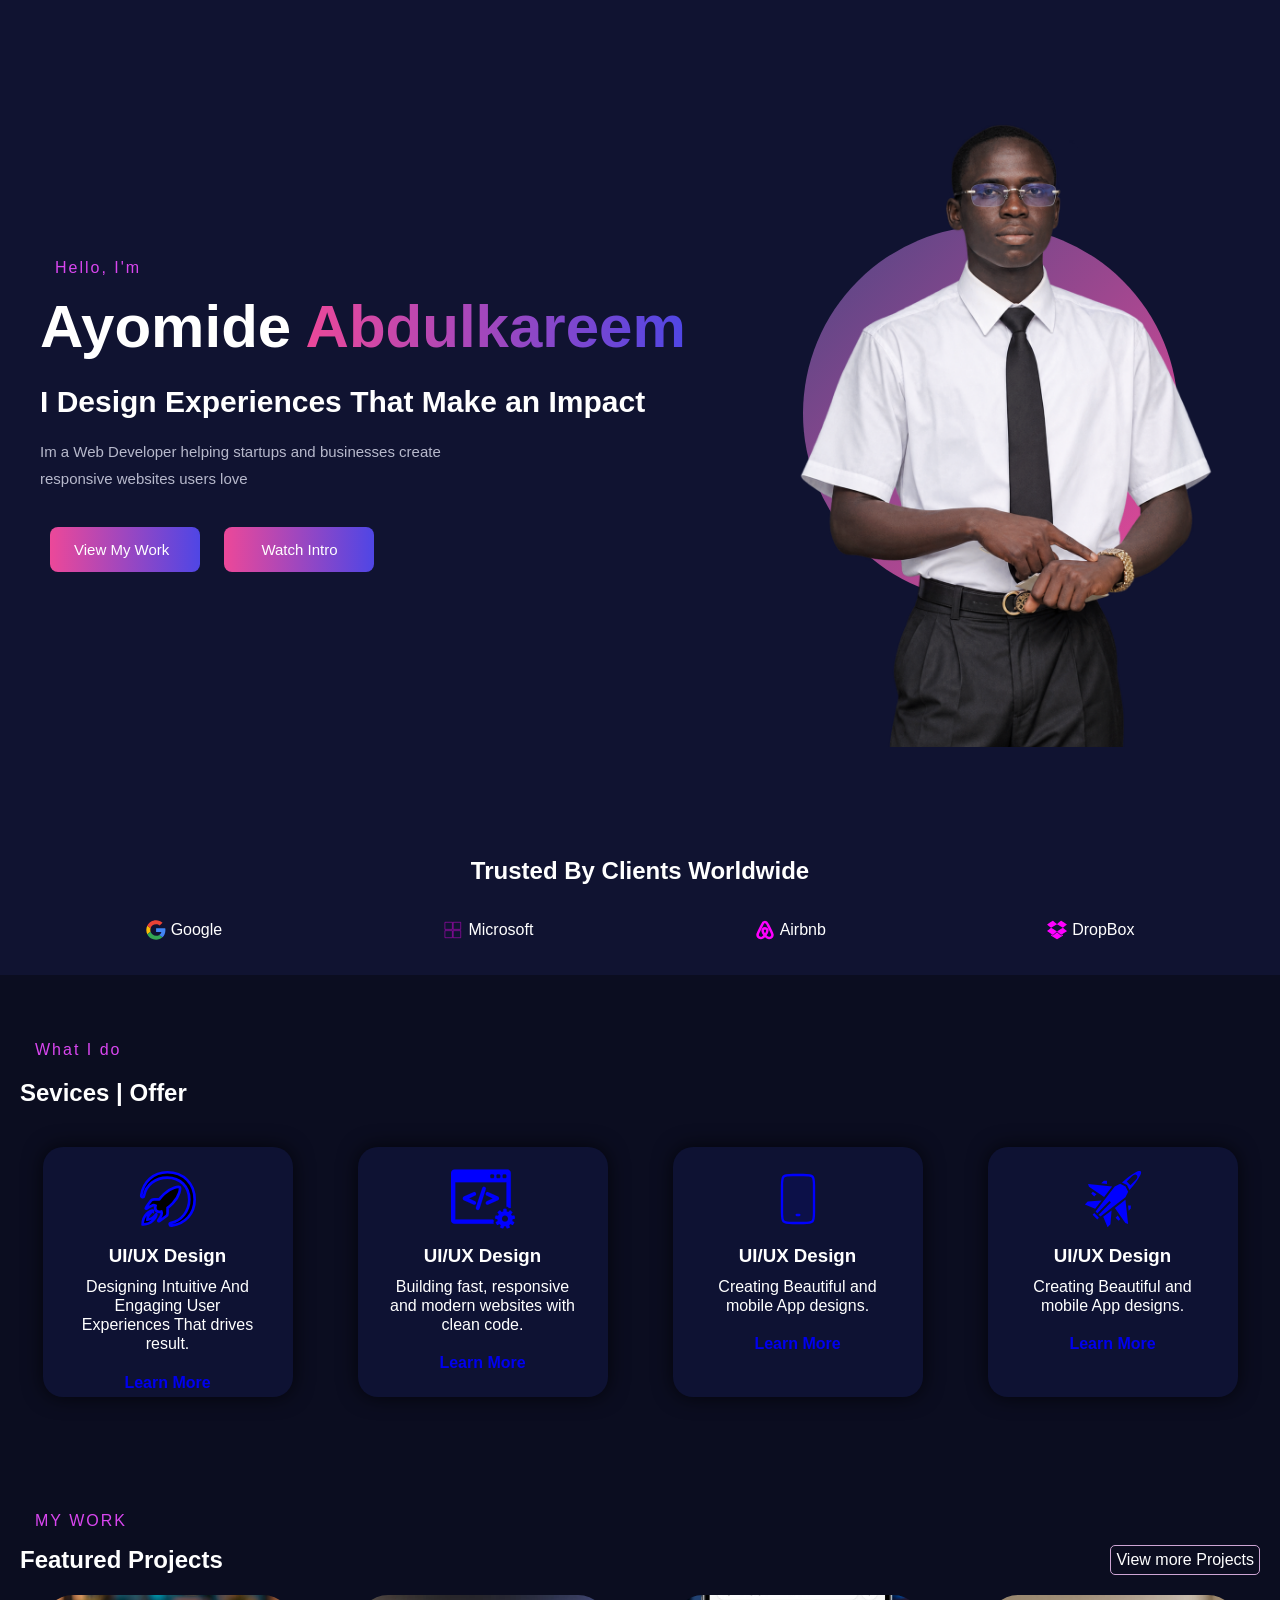
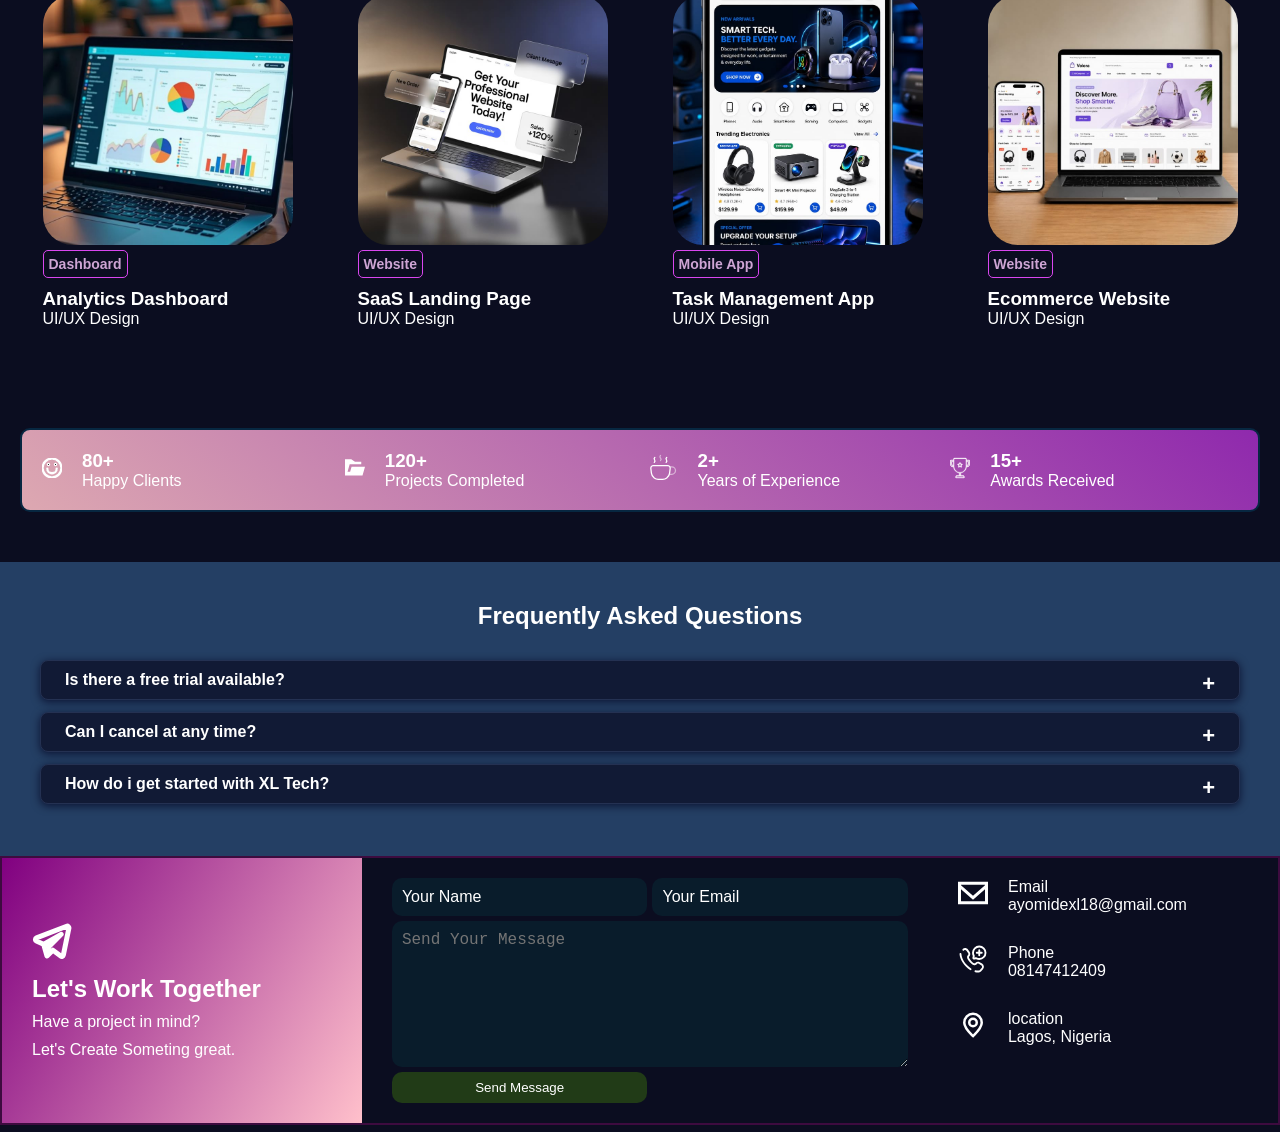
<file: practice website 1/index.html>
<!DOCTYPE html>
<html lang="en">
<head>
    <meta charset="UTF-8">
    <meta name="viewport" content="width=device-width, initial-scale=1.0">
    <title>practice 1</title>
    <link rel="stylesheet" href="./style.css">
</head>
<body>

    <section class="hero">
    <div class="header">
            <p class="intro">Hello, I'm</p>
        <h1>Ayomide <span>Abdulkareem</span></h1>
        <h2>I Design Experiences That Make an Impact </h2>
        <p class="description">Im a Web Developer helping startups and businesses create 
            responsive websites users love </p>

        <a href="#" class="button">View My Work</a>
        <button class="button">Watch Intro</button>
    </div>

    <div class="hero-image">
        <div class="circle"></div>
        <img src="./ayomide1.png" alt="boy">
    </div>
    </section>

        <div class="below">
        <h2>Trusted By Clients Worldwide</h2>

        <div class="clients">
            <div class="client"><svg width="20px" height="20px" viewBox="-0.5 0 48 48" version="1.1" xmlns="http://www.w3.org/2000/svg" xmlns:xlink="http://www.w3.org/1999/xlink" fill="#000000"><g id="SVGRepo_bgCarrier" stroke-width="0"></g><g id="SVGRepo_tracerCarrier" stroke-linecap="round" stroke-linejoin="round"></g><g id="SVGRepo_iconCarrier"> <title>Google-color</title> <desc>Created with Sketch.</desc> <defs> </defs> <g id="Icons" stroke="none" stroke-width="1" fill="none" fill-rule="evenodd"> <g id="Color-" transform="translate(-401.000000, -860.000000)"> <g id="Google" transform="translate(401.000000, 860.000000)"> <path d="M9.82727273,24 C9.82727273,22.4757333 10.0804318,21.0144 10.5322727,19.6437333 L2.62345455,13.6042667 C1.08206818,16.7338667 0.213636364,20.2602667 0.213636364,24 C0.213636364,27.7365333 1.081,31.2608 2.62025,34.3882667 L10.5247955,28.3370667 C10.0772273,26.9728 9.82727273,25.5168 9.82727273,24" id="Fill-1" fill="#FBBC05"> </path> <path d="M23.7136364,10.1333333 C27.025,10.1333333 30.0159091,11.3066667 32.3659091,13.2266667 L39.2022727,6.4 C35.0363636,2.77333333 29.6954545,0.533333333 23.7136364,0.533333333 C14.4268636,0.533333333 6.44540909,5.84426667 2.62345455,13.6042667 L10.5322727,19.6437333 C12.3545909,14.112 17.5491591,10.1333333 23.7136364,10.1333333" id="Fill-2" fill="#EB4335"> </path> <path d="M23.7136364,37.8666667 C17.5491591,37.8666667 12.3545909,33.888 10.5322727,28.3562667 L2.62345455,34.3946667 C6.44540909,42.1557333 14.4268636,47.4666667 23.7136364,47.4666667 C29.4455,47.4666667 34.9177955,45.4314667 39.0249545,41.6181333 L31.5177727,35.8144 C29.3995682,37.1488 26.7323182,37.8666667 23.7136364,37.8666667" id="Fill-3" fill="#34A853"> </path> <path d="M46.1454545,24 C46.1454545,22.6133333 45.9318182,21.12 45.6113636,19.7333333 L23.7136364,19.7333333 L23.7136364,28.8 L36.3181818,28.8 C35.6879545,31.8912 33.9724545,34.2677333 31.5177727,35.8144 L39.0249545,41.6181333 C43.3393409,37.6138667 46.1454545,31.6490667 46.1454545,24" id="Fill-4" fill="#4285F4"> </path> </g> </g> </g> </g></svg><p>Google</p></div>
            <div class="client"><svg width="20px" height="30px" viewBox="0 0 48 48" id="b" xmlns="http://www.w3.org/2000/svg" fill="#000000"><g id="SVGRepo_bgCarrier" stroke-width="0"></g><g id="SVGRepo_tracerCarrier" stroke-linecap="round" stroke-linejoin="round"></g><g id="SVGRepo_iconCarrier"><defs><style>.c{fill:none;stroke:magenta;stroke-linecap:round;stroke-linejoin:round;}</style></defs><rect class="c" x="25.5" y="5.5" width="17" height="17"></rect><rect class="c" x="25.5" y="25.5" width="17" height="17"></rect><rect class="c" x="5.5" y="5.5" width="17" height="17"></rect><rect class="c" x="5.5" y="25.5" width="17" height="17"></rect></g></svg><p>Microsoft</p></div>
            <div class="client"><svg fill="magenta" width="20px" height="30px" viewBox="0 0 14 14" role="img" focusable="false" aria-hidden="true" xmlns="http://www.w3.org/2000/svg" stroke="magenta"><g id="SVGRepo_bgCarrier" stroke-width="0"></g><g id="SVGRepo_tracerCarrier" stroke-linecap="round" stroke-linejoin="round"></g><g id="SVGRepo_iconCarrier"><path d="M 7.0005001,10.137304 C 6.3242184,9.288951 5.9265527,8.545641 5.7939975,7.908876 5.6624427,7.395662 5.7144644,6.984991 5.9395582,6.676363 6.1781576,6.321215 6.5333055,6.148643 6.9999999,6.148643 c 0.4666944,0 0.8213422,0.172572 1.0599416,0.531221 0.2230929,0.305127 0.2791162,0.716299 0.1430596,1.232514 -0.1455607,0.64927 -0.5427261,1.39258 -1.2060024,2.228928 z M 11.801,10.707542 c -0.09254,0.622759 -0.517216,1.139475 -1.100459,1.39158 C 9.5745724,12.589326 8.459608,11.8075 7.5052104,10.747059 9.0833678,8.771235 9.3749893,7.233095 8.6977072,6.23818 8.3000415,5.667943 7.7308044,5.390327 7.0005001,5.390327 c -1.4721132,0 -2.2814504,1.245519 -1.9633179,2.691121 0.1850771,0.782326 0.6757816,1.671696 1.4581075,2.666111 C 6.0050855,11.289785 5.5403919,11.675445 5.1297208,11.914045 4.8115883,12.086116 4.5069614,12.192661 4.2153399,12.218171 2.8762821,12.417754 1.8263447,11.118713 2.3030433,9.778655 2.3690703,9.606083 2.5006256,9.288451 2.7257193,8.797746 l 0.012505,-0.02651 C 3.4700294,7.182574 4.3588997,5.376821 5.3803252,3.373987 L 5.4068362,3.307957 5.6969571,2.750224 C 5.9220509,2.339053 6.0145894,2.154976 6.3727386,1.928382 6.5453105,1.823838 6.7573989,1.771316 6.995498,1.771316 c 0.4771988,0 0.8488537,0.278616 1.0079199,0.50321 0.079033,0.11955 0.1725719,0.278616 0.2911213,0.476699 l 0.2791163,0.544226 0.040017,0.07953 C 9.6340976,5.376815 10.523968,7.179066 11.252771,8.77173 l 0.01301,0.01251 0.266611,0.610254 0.159066,0.382159 c 0.121551,0.306128 0.147061,0.610755 0.106544,0.928887 z M 12.410754,9.512544 C 12.317714,9.220923 12.158649,8.876779 11.960566,8.465608 l 0,-0.01501 C 11.016673,6.447267 10.139808,4.646517 9.3074612,3.028343 L 9.2519382,2.947313 C 8.6586911,1.730807 8.2340142,1.000002 7.0005003,1.000002 c -1.219508,0 -1.7377239,0.847353 -2.2674445,1.949312 l -0.040517,0.08003 C 3.8581912,4.647018 2.9818261,6.45027 2.0409342,8.452604 l 0,0.02651 -0.2791163,0.609754 C 1.6567741,9.340973 1.6032518,9.473028 1.589246,9.512544 c -0.67528132,1.856774 0.7162984,3.487453 2.4010002,3.487453 0.013506,0 0.066027,0 0.132055,-0.01351 l 0.1860775,0 c 0.8753647,-0.106544 1.7772404,-0.662776 2.6921215,-1.658691 0.9143809,0.994415 1.8172571,1.552147 2.6911211,1.658691 l 0.1860775,0 c 0.066028,0.01351 0.1190496,0.01351 0.1320552,0.01351 1.684701,0.0015 3.076281,-1.630679 2.401,-3.487453 z"></path></g></svg><p>Airbnb</p></div>            <div class="client"><svg fill="magenta" version="1.1" id="Capa_1" xmlns="http://www.w3.org/2000/svg" xmlns:xlink="http://www.w3.org/1999/xlink" width="20px" height="30px" viewBox="0 0 33.85 33.85" xml:space="preserve" stroke="magenta" stroke-width="0.00033848"><g id="SVGRepo_bgCarrier" stroke-width="0"></g><g id="SVGRepo_tracerCarrier" stroke-linecap="round" stroke-linejoin="round"></g><g id="SVGRepo_iconCarrier"> <g> <path d="M26.97,13.193c2.297,1.838,4.578,3.666,6.877,5.506c-0.084,0.061-0.151,0.113-0.226,0.16 c-3.174,2.069-6.346,4.141-9.518,6.215c-0.143,0.094-0.234,0.119-0.385-0.006c-2.201-1.847-4.408-3.687-6.615-5.527 c-0.052-0.043-0.104-0.086-0.179-0.146c-2.334,1.948-4.646,3.878-6.967,5.812c-3.315-2.164-6.618-4.32-9.958-6.5 c2.311-1.852,4.588-3.676,6.885-5.514c-2.297-1.84-4.576-3.666-6.875-5.506C0.1,7.621,0.168,7.568,0.24,7.521 c3.164-2.066,6.33-4.133,9.494-6.199c0.129-0.084,0.223-0.154,0.386-0.018c2.221,1.865,4.449,3.721,6.676,5.578 c0.034,0.026,0.071,0.051,0.144,0.102c-3.367,2.08-6.695,4.135-10.053,6.209c3.355,2.072,6.681,4.125,10.038,6.197 c3.358-2.072,6.685-4.125,10.04-6.197c-3.361-2.076-6.686-4.129-10.029-6.195c0.085-0.078,0.148-0.137,0.214-0.193 c2.172-1.812,4.346-3.622,6.515-5.44c0.163-0.137,0.272-0.166,0.47-0.037c3.16,2.072,6.326,4.138,9.49,6.203 c0.064,0.043,0.131,0.09,0.223,0.154C31.556,9.521,29.277,11.345,26.97,13.193z M16.949,20.643 c-2.335,1.937-4.659,3.863-6.987,5.798c-0.991-0.646-1.969-1.283-2.988-1.949c0,0.736-0.006,1.412,0.007,2.088 c0.001,0.068,0.097,0.158,0.169,0.201c3.209,1.93,6.42,3.854,9.629,5.783c0.119,0.069,0.208,0.079,0.333,0.006 c3.217-1.935,6.437-3.863,9.648-5.802c0.082-0.049,0.152-0.186,0.156-0.284c0.021-0.353,0.009-0.706,0.009-1.058 c0-0.295,0-0.588,0-0.937c-1.022,0.668-1.996,1.304-2.985,1.949C21.604,24.502,19.283,22.579,16.949,20.643z"></path> </g> </g></svg><p>DropBox</p></div>
        </div>
    </div>


    <section class="services">
        <p class="intro">What I do</p>
        <h2>Sevices |  Offer</h2>
        <div class="container">
            <div class="card">
                <div class="image"><svg width="64px" height="64px" viewBox="0 0 24 24" fill="none" xmlns="http://www.w3.org/2000/svg" stroke="blue"><g id="SVGRepo_bgCarrier" stroke-width="0"></g><g id="SVGRepo_tracerCarrier" stroke-linecap="round" stroke-linejoin="round"></g><g id="SVGRepo_iconCarrier"><path fill-rule="evenodd" clip-rule="evenodd" d="M11.74 1.97c-5.22 0-9.023 3.513-9.76 8.62-.052.366.112.673.416.72.3.047.554-.188.616-.538.723-4.068 4.273-6.782 8.729-6.782 4.856 0 8.24 3.384 8.24 8.24 0 4.266-2.926 7.965-6.795 8.724-.35.07-.583.327-.532.626.05.303.357.467.722.415 5.105-.724 8.625-4.538 8.625-9.765 0-6.019-4.242-10.26-10.26-10.26zM8.69 12.156c.498-.622 1.09-1.3 1.79-1.985 2.67-2.693 5.644-2.857 5.916-2.569.296.28.117 3.231-2.568 5.932-.685.7-1.355 1.292-1.985 1.79v1.994c0 .68 0 .717-.468 1.066-.05.037-.13.1-.238.183-.459.356-1.392 1.08-2.377 1.685-.296.18-.545.031-.35-.233a9.652 9.652 0 0 0 1.097-1.946c.218-.514.218-.981 0-1.386-.778.25-1.417.171-1.891-.288-.483-.467-.545-1.121-.296-1.907a1.58 1.58 0 0 0-1.401 0c-.592.218-1.23.591-1.947 1.09-.28.202-.428-.047-.233-.343.63-1.046 1.406-2.024 1.743-2.448l.125-.16c.35-.467.39-.467 1.168-.467h1.892l.023-.008zm-2.39 4.204c.042.046-.084.147-.29.314-.565.457-1.734 1.403-1.734 3.033 1.638 0 2.586-1.154 3.045-1.713.169-.206.272-.331.318-.287.156.155-.366 1.424-1.261 2.312A5.161 5.161 0 0 1 2.5 21.498c0-1.79.584-2.99 1.48-3.877.894-.895 2.156-1.417 2.319-1.245v-.016z" fill="#000000"></path></g></svg></div>
                <h3>UI/UX Design</h3>
                <p>Designing Intuitive And Engaging User Experiences That
                    drives result.
                </p>

                <a href="#">Learn More</a>
            </div>

            <div class="card">
                <div class="image"><svg fill="blue" version="1.1" id="Capa_1" xmlns="http://www.w3.org/2000/svg" xmlns:xlink="http://www.w3.org/1999/xlink" width="64px" height="64px" viewBox="0 0 419.931 419.931" xml:space="preserve" stroke="blue"><g id="SVGRepo_bgCarrier" stroke-width="0"></g><g id="SVGRepo_tracerCarrier" stroke-linecap="round" stroke-linejoin="round"></g><g id="SVGRepo_iconCarrier"> <g> <g> <g> <path d="M282.895,352.367c-2.176-1.324-4.072-3.099-5.579-5.25c-0.696-0.992-1.284-2.041-1.771-3.125H28.282V100.276h335.624 v159.138c7.165,0.647,13.177,5.353,15.701,11.797c2.235-1.225,4.726-1.982,7.344-2.213c1.771-0.154,3.53-0.044,5.236,0.293 V39.561c0-12.996-10.571-23.569-23.566-23.569H23.568C10.573,15.992,0,26.565,0,39.561v309.146 c0,12.996,10.573,23.568,23.568,23.568h257.179c-2.007-4.064-2.483-8.652-1.302-13.066 C280.126,356.67,281.304,354.354,282.895,352.367z M338.025,55.569c0-4.806,3.896-8.703,8.702-8.703h8.702 c4.807,0,8.702,3.896,8.702,8.703v9.863c0,4.806-3.896,8.702-8.702,8.702h-8.702c-4.807,0-8.702-3.896-8.702-8.702V55.569z M297.56,55.569c0-4.806,3.896-8.703,8.702-8.703h8.703c4.807,0,8.702,3.896,8.702,8.703v9.863c0,4.806-3.896,8.702-8.702,8.702 h-8.703c-4.806,0-8.702-3.896-8.702-8.702V55.569z M257.094,55.569c0-4.806,3.897-8.703,8.702-8.703h8.702 c4.807,0,8.703,3.896,8.703,8.703v9.863c0,4.806-3.896,8.702-8.703,8.702h-8.702c-4.805,0-8.702-3.896-8.702-8.702V55.569z"></path> <path d="M419.875,335.77l-2.615-14.83c-0.353-1.997-2.256-3.331-4.255-2.979l-13.188,2.324c-1.583-3.715-3.605-7.195-6.005-10.38 l8.614-10.268c0.626-0.744,0.931-1.709,0.847-2.68c-0.086-0.971-0.554-1.867-1.3-2.494l-11.534-9.68 c-0.746-0.626-1.713-0.93-2.683-0.845c-0.971,0.085-1.867,0.552-2.493,1.298l-8.606,10.26c-3.533-1.8-7.312-3.188-11.271-4.104 v-13.392c0-2.028-1.645-3.674-3.673-3.674h-15.06c-2.027,0-3.673,1.646-3.673,3.674v13.392 c-3.961,0.915-7.736,2.304-11.271,4.104l-8.608-10.259c-1.304-1.554-3.62-1.756-5.175-0.453l-11.535,9.679 c-0.746,0.627-1.213,1.523-1.299,2.494c-0.084,0.971,0.22,1.937,0.846,2.683l8.615,10.266c-2.396,3.184-4.422,6.666-6.005,10.38 l-13.188-2.325c-1.994-0.351-3.901,0.982-4.255,2.979l-2.614,14.83c-0.169,0.959,0.05,1.945,0.607,2.744 c0.561,0.799,1.41,1.342,2.37,1.511l13.198,2.326c0.215,4.089,0.927,8.045,2.073,11.812l-11.6,6.695 c-0.844,0.485-1.459,1.289-1.712,2.229c-0.252,0.941-0.119,1.943,0.367,2.787l7.529,13.041c0.485,0.844,1.289,1.459,2.229,1.711 c0.313,0.084,0.632,0.125,0.951,0.125c0.639,0,1.272-0.166,1.836-0.492l11.609-6.703c2.73,2.925,5.812,5.517,9.18,7.709 l-4.584,12.593c-0.332,0.916-0.289,1.926,0.123,2.809s1.157,1.566,2.072,1.898l14.148,5.149c0.406,0.148,0.832,0.224,1.257,0.224 c0.53,0,1.063-0.115,1.554-0.345c0.883-0.411,1.564-1.157,1.897-2.073l4.583-12.593c1.965,0.238,3.965,0.361,5.994,0.361 s4.029-0.125,5.994-0.361l4.584,12.593c0.332,0.916,1.016,1.662,1.897,2.073c0.49,0.229,1.021,0.345,1.554,0.345 c0.424,0,0.85-0.074,1.256-0.224l14.15-5.149c0.913-0.332,1.659-1.017,2.07-1.898c0.412-0.883,0.456-1.893,0.123-2.809 l-4.584-12.591c3.365-2.192,6.447-4.786,9.18-7.709l11.609,6.703c0.563,0.324,1.197,0.492,1.836,0.492 c0.318,0,0.64-0.043,0.951-0.125c0.941-0.252,1.743-0.869,2.229-1.711l7.529-13.043c0.486-0.842,0.619-1.846,0.367-2.787 c-0.253-0.938-0.868-1.742-1.712-2.229l-11.598-6.693c1.146-3.768,1.856-7.724,2.071-11.812l13.198-2.327 c0.96-0.169,1.812-0.712,2.37-1.511C419.825,337.715,420.044,336.729,419.875,335.77z M354.184,359.336 c-11.155,0-20.2-9.045-20.2-20.201s9.046-20.2,20.2-20.2c11.156,0,20.201,9.044,20.201,20.2S365.34,359.336,354.184,359.336z"></path> <g> <path d="M164.695,235.373c0-4.752-2.785-9.117-7.096-11.119l-39.455-18.332l39.456-18.334c4.31-2.004,7.095-6.368,7.095-11.118 v-0.319c0-4.21-2.119-8.075-5.665-10.334c-1.962-1.253-4.247-1.916-6.606-1.916c-1.778,0-3.563,0.391-5.16,1.133l-63.078,29.333 c-4.309,2.004-7.092,6.368-7.092,11.117v0.877c0,4.743,2.782,9.104,7.093,11.118l63.084,29.336 c1.631,0.755,3.368,1.138,5.162,1.138c2.338,0,4.616-0.664,6.597-1.924c3.548-2.268,5.666-6.13,5.666-10.335L164.695,235.373 L164.695,235.373z"></path> <path d="M226.932,134.012c-2.301-3.15-6.002-5.03-9.901-5.03h-0.314c-5.354,0-10.048,3.425-11.679,8.516L163.478,266.27 c-1.183,3.718-0.517,7.813,1.781,10.962c2.301,3.148,6.002,5.029,9.901,5.029h0.315c5.352,0,10.043-3.426,11.672-8.516 l41.555-128.762C229.896,141.268,229.234,137.167,226.932,134.012z"></path> <path d="M308.001,194.366l-63.079-29.333c-1.592-0.74-3.374-1.131-5.152-1.131c-2.358,0-4.644,0.661-6.605,1.912 c-3.552,2.263-5.671,6.127-5.671,10.337v0.319c0,4.746,2.783,9.111,7.097,11.123l39.454,18.33l-39.455,18.331 c-4.311,2.002-7.096,6.367-7.096,11.119v0.321c0,4.205,2.119,8.066,5.669,10.336c1.974,1.258,4.254,1.923,6.595,1.923 c1.792,0,3.527-0.383,5.169-1.141l63.082-29.336c4.307-2.009,7.088-6.371,7.088-11.114v-0.877 C315.094,200.735,312.311,196.371,308.001,194.366z"></path> </g> </g> </g> </g> </g></svg></div>
                <h3>UI/UX Design</h3>
                <p>Building fast, responsive and modern websites with clean code.
                </p>

                <a href="#">Learn More</a>
            </div>

            <div class="card">
                <div class="image"><svg width="64px" height="64px" viewBox="0 0 24 24" fill="none" xmlns="http://www.w3.org/2000/svg" stroke="blue"><g id="SVGRepo_bluegCarrier" stroke-width="0"></g><g id="SVGRepo_tracerCarrier" stroke-linecap="round" stroke-linejoin="round"></g><g id="SVGRepo_iconCarrier"> <path opacity="0.1" d="M6 7C6 5.11438 6 4.17157 6.58579 3.58579C7.17157 3 8.11438 3 10 3H12H14C15.8856 3 16.8284 3 17.4142 3.58579C18 4.17157 18 5.11438 18 7V12V17C18 18.8856 18 19.8284 17.4142 20.4142C16.8284 21 15.8856 21 14 21H12H10C8.11438 21 7.17157 21 6.58579 20.4142C6 19.8284 6 18.8856 6 17V12V7Z" fill="blue"></path> <path d="M6 7C6 5.11438 6 4.17157 6.58579 3.58579C7.17157 3 8.11438 3 10 3H12H14C15.8856 3 16.8284 3 17.4142 3.58579C18 4.17157 18 5.11438 18 7V12V17C18 18.8856 18 19.8284 17.4142 20.4142C16.8284 21 15.8856 21 14 21H12H10C8.11438 21 7.17157 21 6.58579 20.4142C6 19.8284 6 18.8856 6 17V12V7Z" stroke="blue" stroke-width="0.8640000000000001" stroke-linejoin="round"></path> <path d="M11.5 18H12.5" stroke="blue" stroke-width="0.8640000000000001" stroke-linecap="round"></path> </g></svg></div>
                <h3>UI/UX Design</h3>
                <p>Creating Beautiful and mobile App designs.
                </p>

                <a href="#">Learn More</a>
            </div>

            <div class="card">
                <div class="image"><svg width="64px" height="64px" viewBox="0 0 512 512" xmlns="http://www.w3.org/2000/svg" fill="#000000"><g id="SVGRepo_bluegCarrier" stroke-width="0"></g><g id="SVGRepo_tracerCarrier" stroke-linecap="round" stroke-linejoin="round"></g><g id="SVGRepo_iconCarrier"><path fill="blue" d="M461.5 31.85c-5 1.2-10.4 3.4-16.4 6.4-12 6-26.7 15.3-42.1 26.1-26.7 18.7-55.5 41.75-75 59.95l39.8 19.9 19.9 39.8c18.2-19.5 41.2-48.3 59.9-75 10.8-15.35 20.1-30.05 26.2-42.15 3-6 5.2-11.3 6.3-16.3 1.2-5 1.9-10.9-2.9-15.7-4.8-4.56-10-4.25-15.7-3zm-14.8 33.4c4.9 4.71 5.6 12.1 3.8 18.7-1.8 6.6-6.1 13.3-12.9 20.15l-42.2 42.2-29.6-29.7L408 74.45c6.8-6.8 13.5-11.06 20.1-12.9 6.1-1.71 14.3-.44 18.6 3.7zM183.2 109.5l-21.3 21.2 45.6 5v-26.2zm129.9 25.2l-43.5 21.8-153 200.1 13.7 13.8 97.5-97.5 11.3 11.3c-32.5 32.5-65 65.1-97.5 97.6l13.8 13.6 200.1-153 21.8-43.5-21.4-42.8zm-256.59.4l7.4 22.2 120.99 83.5 64.5-84.3zm38.1 62.8l-13.1 13.2 24.39 24.3 17.6-17.5zm260.89 64.7l-84.3 64.5 83.5 121 22.2 7.3zm-190.9 4.8l-110.99 9.1-22.6 22.6 82.39 35.4zm212.1 41.2l4.6 41.5 17.1-17.2v-24.3zm-132.1 38.8l-67 51.2 35.3 82.4 22.6-22.6zm-138.7 21.2l-13.09 13.1 37.49 37.4 13.1-13zm188.2 19.9l-17.5 17.6 24.3 24.3 13.2-13.1z"></path></g></svg></div>
                <h3>UI/UX Design</h3>
                <p>Creating Beautiful and mobile App designs.
                </p>

                <a href="#">Learn More</a>
            </div>
        </div>
    </section>


    <section class="work">
        <p class="intro">MY WORK</p> 
        <div class="heading">
            <h2>Featured Projects</h2>
            <p class="viewmore">View more Projects</p>
        </div>

        <div class="container">
            <div class="card">
                <div class="card-image">
                    <img src="./images/analytics.jpg" alt="laptop">
                    
                </div>
                <h4>Dashboard</h4>
                <h3>Analytics Dashboard</h3>
                <p>UI/UX Design</p>
            </div>

            <div class="card">
                <div class="card-image">
                    <img src="./images/saas.jpg" alt="laptop">
                    
                </div>
                <h4>Website</h4>
                <h3>SaaS Landing Page</h3>
                <p>UI/UX Design</p>
            </div>

            <div class="card">
                <div class="card-image">
                    <img src="./images/task management.jpg" alt="laptop">
                    
                </div>
                <h4>Mobile App</h4>
                <h3>Task Management App</h3>
                <p>UI/UX Design</p>
            </div>

            <div class="card">
                <div class="card-image">
                    <img src="./images/e commerce.jpg" alt="laptop">
                    
                </div>
                <h4>Website</h4>
                <h3>Ecommerce Website</h3>
                <p>UI/UX Design</p>
            </div>
        </div>
    </section>


    <section class="completed">
        <div class="container">
            <div class="card">
                <div class="image">
                    <svg width="20px" height="20px" viewBox="0 0 17 17" version="1.1" xmlns="http://www.w3.org/2000/svg" xmlns:xlink="http://www.w3.org/1999/xlink" fill="white" stroke="white"><g id="SVGRepo_bgCarrier" stroke-width="0"></g><g id="SVGRepo_tracerCarrier" stroke-linecap="round" stroke-linejoin="round"></g><g id="SVGRepo_iconCarrier"> <path d="M8.5 0c-4.687 0-8.5 3.813-8.5 8.5s3.813 8.5 8.5 8.5 8.5-3.813 8.5-8.5-3.813-8.5-8.5-8.5zM8.5 16c-4.136 0-7.5-3.364-7.5-7.5s3.364-7.5 7.5-7.5 7.5 3.364 7.5 7.5-3.364 7.5-7.5 7.5zM13 9c0 2.481-2.019 4.5-4.5 4.5s-4.5-2.019-4.5-4.5c0-0.276 0.224-0.5 0.5-0.5s0.5 0.224 0.5 0.5c0 1.93 1.57 3.5 3.5 3.5s3.5-1.57 3.5-3.5c0-0.276 0.224-0.5 0.5-0.5s0.5 0.224 0.5 0.5zM4.5 5.5c0-0.552 0.448-1 1-1s1 0.448 1 1-0.448 1-1 1-1-0.448-1-1zM10.5 5.5c0-0.552 0.448-1 1-1s1 0.448 1 1-0.448 1-1 1-1-0.448-1-1z" fill="#000000"></path> </g></svg>
                </div>
                <div>
                    <h3>80+</h3>
                    <p>Happy Clients</p>
                </div>
            </div>

            <div class="card">
                <div class="image">
                    <svg width="20px" height="20px" viewBox="0 0 16 16" fill="none" xmlns="http://www.w3.org/2000/svg"><g id="SVGRepo_bgCarrier" stroke-whiteidth="0"></g><g id="SVGRepo_tracerCarrier" stroke-linecap="round" stroke-linejoin="round"></g><g id="SVGRepo_iconCarrier"> <path d="M0 1H5L8 3H13V5H3.7457L2.03141 11H4.11144L5.2543 7H16L14 14H0V1Z" fill="white"></path> </g></svg>
                </div>
                <div>
                    <h3>120+</h3>
                    <p>Projects Completed</p>
                </div>
            </div>

            <div class="card">
                <div class="image">
                    <svg width="30px" height="30px" viewBox="0 0 24 24" fill="none" xmlns="http://www.w3.org/2000/svg" stroke="white"><g id="SVGRepo_bgCarrier" stroke-#1c274cidth="0"></g><g id="SVGRepo_tracerCarrier" stroke-linecap="round" stroke-linejoin="round"></g><g id="SVGRepo_iconCarrier"> <path d="M2.3153 12.6978C2.26536 12.2706 2.2404 12.057 2.2509 11.8809C2.30599 10.9577 2.98677 10.1928 3.89725 10.0309C4.07094 10 4.286 10 4.71612 10H15.2838C15.7139 10 15.929 10 16.1027 10.0309C17.0132 10.1928 17.694 10.9577 17.749 11.8809C17.7595 12.057 17.7346 12.2706 17.6846 12.6978L17.284 16.1258C17.1031 17.6729 16.2764 19.0714 15.0081 19.9757C14.0736 20.6419 12.9546 21 11.8069 21H8.19303C7.04537 21 5.9263 20.6419 4.99182 19.9757C3.72352 19.0714 2.89681 17.6729 2.71598 16.1258L2.3153 12.6978Z" stroke="#ffffff" stroke-#1c274cidth="1.5"></path> <path opacity="0.5" d="M17 17H19C20.6569 17 22 15.6569 22 14C22 12.3431 20.6569 11 19 11H17.5" stroke="#ffffff" stroke-#1c274cidth="1.5"></path> <path opacity="0.5" d="M10.0002 2C9.44787 2.55228 9.44787 3.44772 10.0002 4C10.5524 4.55228 10.5524 5.44772 10.0002 6" stroke="#ffffff" stroke-#1c274cidth="1.5" stroke-linecap="round" stroke-linejoin="round"></path> <path d="M4.99994 7.5L5.11605 7.38388C5.62322 6.87671 5.68028 6.0738 5.24994 5.5C4.81959 4.9262 4.87665 4.12329 5.38382 3.61612L5.49994 3.5" stroke="#ffffff" stroke-#1c274cidth="1.5" stroke-linecap="round" stroke-linejoin="round"></path> <path d="M14.4999 7.5L14.6161 7.38388C15.1232 6.87671 15.1803 6.0738 14.7499 5.5C14.3196 4.9262 14.3767 4.12329 14.8838 3.61612L14.9999 3.5" stroke="#ffffff" stroke-#1c274cidth="1.5" stroke-linecap="round" stroke-linejoin="round"></path> </g></svg>
                </div>
                <div>
                    <h3>2+</h3>
                    <p>Years of Experience</p>
                </div>
            </div>

            <div class="card">
                <div class="image">
                    <svg version="1.0" id="Layer_1" xmlns="http://www.w3.org/2000/svg" xmlns:xlink="http://www.w3.org/1999/xlink" width="20px" height="30px" viewBox="0 0 64 64" enable-background="new 0 0 64 64" xml:space="preserve" fill="#ffffff" stroke="#ffffff"><g id="SVGRepo_bgCarrier" stroke-width="0"></g><g id="SVGRepo_tracerCarrier" stroke-linecap="round" stroke-linejoin="round"></g><g id="SVGRepo_iconCarrier"> <g> <path fill="#ffffff" d="M60,6h-7V4c0-2.212-1.789-4-4-4H15c-2.211,0-4,1.788-4,4v2H4c-2.211,0-4,1.788-4,4v8 c0,6.074,4.925,11,11,11h0.096C12.01,38.659,19.477,46.395,29,47.761V56h-7c-2.211,0-4,1.788-4,4v3c0,0.552,0.447,1,1,1h26 c0.553,0,1-0.448,1-1v-3c0-2.212-1.789-4-4-4h-7v-8.239c9.523-1.366,16.985-9.1,17.899-18.761H53c6.075,0,11-4.926,11-11v-8 C64,7.788,62.211,6,60,6z M11,23c-2.762,0-5-2.239-5-5v-6h5V23z M2,18v-8c0-1.105,0.896-2,2-2h7v2H5c-0.553,0-1,0.446-1,1v7 c0,3.865,3.134,7,7,7v2C6.029,27,2,22.97,2,18z M42,58c1.104,0,2,0.895,2,2v2H20v-2c0-1.105,0.896-2,2-2H42z M31,56v-8.052 C31.334,47.964,31.662,48,32,48s0.666-0.036,1-0.052V56H31z M51,27c0,10.492-8.507,19-19,19s-19-8.508-19-19V4c0-1.105,0.896-2,2-2 h34c1.104,0,2,0.895,2,2V27z M53,12h5v6c0,2.761-2.238,5-5,5V12z M62,18c0,4.97-4.029,9-9,9v-2c3.866,0,7-3.135,7-7v-7 c0-0.554-0.447-1-1-1h-6V8h7c1.104,0,2,0.895,2,2V18z"></path> <path fill="#ffffff" d="M39.147,19.36l-4.309-0.658l-1.936-4.123c-0.165-0.352-0.518-0.575-0.905-0.575s-0.74,0.224-0.905,0.575 l-1.936,4.123l-4.309,0.658c-0.37,0.058-0.678,0.315-0.797,0.671s-0.029,0.747,0.232,1.016l3.146,3.227l-0.745,4.564 c-0.062,0.378,0.099,0.758,0.411,0.979s0.725,0.243,1.061,0.059l3.841-2.123l3.841,2.123C35.99,29.959,36.157,30,36.323,30 c0.202,0,0.404-0.062,0.576-0.184c0.312-0.221,0.473-0.601,0.411-0.979l-0.745-4.564l3.146-3.227 c0.262-0.269,0.352-0.66,0.232-1.016S39.518,19.418,39.147,19.36z M34.781,23.238c-0.222,0.228-0.322,0.546-0.271,0.859 l0.495,3.029l-2.522-1.395c-0.151-0.083-0.317-0.125-0.484-0.125s-0.333,0.042-0.484,0.125l-2.522,1.395l0.495-3.029 c0.051-0.313-0.05-0.632-0.271-0.859l-2.141-2.193l2.913-0.446c0.329-0.05,0.612-0.261,0.754-0.563l1.257-2.678l1.257,2.678 c0.142,0.303,0.425,0.514,0.754,0.563l2.913,0.446L34.781,23.238z"></path> </g> </g></svg>
                </div>
                <div>
                    <h3>15+</h3>
                    <p>Awards Received</p>
                </div>
            </div>
        </div>
    </section>

    <section class="frequently-asked">
        <h2>Frequently Asked Questions</h2>

    <div class="faq-item">
        <input type="checkbox" id="q1">
        <label for="q1">Is there a free trial available?</label>

        <div class="faq-answer">
            <p>
                Yes, we offer a 14-day free trial with full features.
            </p>
        </div>
    </div>


        <div class="faq-item">
        <input type="checkbox" id="q2">
        <label for="q2">Can I cancel at any time?</label>

        <div class="faq-answer">
            <p> Absolutely. You can cancel your subscription anytime from your account settings
            </p>
        </div>
    </div>


        <div class="faq-item">
        <input type="checkbox" id="q3">
        <label for="q3">How do i get started with XL Tech?</label>

        <div class="faq-answer">
            <p>
                Simply contact us, tell us what you 
                need and our team will help you choose the right solution for your goals.
            </p>
        </div>
    </div>
    </section>

    <footer>
        <div class="together card">
            <div class="image">
                <svg width="40px" height="40px" viewBox="0 0 24 24" fill="none" xmlns="http://www.w3.org/2000/svg" stroke="#ffffff"><g id="SVGRepo_bgCarrier" stroke-width="0"></g><g id="SVGRepo_tracerCarrier" stroke-linecap="round" stroke-linejoin="round"></g><g id="SVGRepo_iconCarrier"> <path fill-rule="evenodd" clip-rule="evenodd" d="M23.1117 4.49449C23.4296 2.94472 21.9074 1.65683 20.4317 2.227L2.3425 9.21601C0.694517 9.85273 0.621087 12.1572 2.22518 12.8975L6.1645 14.7157L8.03849 21.2746C8.13583 21.6153 8.40618 21.8791 8.74917 21.968C9.09216 22.0568 9.45658 21.9576 9.70712 21.707L12.5938 18.8203L16.6375 21.8531C17.8113 22.7334 19.5019 22.0922 19.7967 20.6549L23.1117 4.49449ZM3.0633 11.0816L21.1525 4.0926L17.8375 20.2531L13.1 16.6999C12.7019 16.4013 12.1448 16.4409 11.7929 16.7928L10.5565 18.0292L10.928 15.9861L18.2071 8.70703C18.5614 8.35278 18.5988 7.79106 18.2947 7.39293C17.9906 6.99479 17.4389 6.88312 17.0039 7.13168L6.95124 12.876L3.0633 11.0816ZM8.17695 14.4791L8.78333 16.6015L9.01614 15.321C9.05253 15.1209 9.14908 14.9366 9.29291 14.7928L11.5128 12.573L8.17695 14.4791Z" fill="#ffffff"></path> </g></svg>
            </div>
            <h2>Let's Work Together</h2>
            <p>Have a project in mind?</p>
            <p>Let's Create Someting great.</p>
        </div>

        <form action="" class="card">
                <input type="text" id="name" placeholder="Your Name" required>
                <input type="email" id="email" placeholder="Your Email" name="email" required>
            <textarea name="message" rows="7" id="message" placeholder="Send Your Message"></textarea><button class="footerbutton" onclick="sendMessage()">Send Message</button>
        </form>

        <div class="container card">
            <div class="first group">
                <div class="image">
                    <svg width="30px" height="30px" viewBox="0 -2.5 20 20" version="1.1" xmlns="http://www.w3.org/2000/svg" xmlns:xlink="http://www.w3.org/1999/xlink" fill="#000000"><g id="SVGRepo_bgCarrier" stroke-width="0"></g><g id="SVGRepo_tracerCarrier" stroke-linecap="round" stroke-linejoin="round"></g><g id="SVGRepo_iconCarrier"> <title>email [#1573]</title> <desc>Created with Sketch.</desc> <defs> </defs> <g id="Page-1" stroke="none" stroke-width="1" fill="none" fill-rule="evenodd"> <g id="Dribbble-Light-Preview" transform="translate(-300.000000, -922.000000)" fill="#ffffff"> <g id="icons" transform="translate(56.000000, 160.000000)"> <path d="M262,764.291 L254,771.318 L246,764.281 L246,764 L262,764 L262,764.291 Z M246,775 L246,766.945 L254,773.98 L262,766.953 L262,775 L246,775 Z M244,777 L264,777 L264,762 L244,762 L244,777 Z" id="email-[#1573]"> </path> </g> </g> </g> </g></svg>
                </div>
                <div>
                    <p>Email</p>
                <p>ayomidexl18@gmail.com</p>
                </div>
            </div>

            <div class="second group">
                <div class="image">
                    <svg width="30px" height="30px" viewBox="0 0 24 24" fill="none" xmlns="http://www.w3.org/2000/svg"><g id="SVGRepo_bgCarrier" stroke-width="0"></g><g id="SVGRepo_tracerCarrier" stroke-linecap="round" stroke-linejoin="round"></g><g id="SVGRepo_iconCarrier"> <path d="M17 12C19.7614 12 22 9.76142 22 7C22 4.23858 19.7614 2 17 2C14.2386 2 12 4.23858 12 7C12 7.79984 12.1878 8.55582 12.5217 9.22624C12.6105 9.4044 12.64 9.60803 12.5886 9.80031L12.2908 10.9133C12.1615 11.3965 12.6035 11.8385 13.0867 11.7092L14.1997 11.4114C14.392 11.36 14.5956 11.3895 14.7738 11.4783C15.4442 11.8122 16.2002 12 17 12Z" stroke="#ffffff" stroke-width="1.5"></path> <path d="M17 9L17 5M19 7L15 7" stroke="#ffffff" stroke-width="1.5" stroke-linecap="round"></path> <path d="M14.1008 16.0272L14.6446 16.5437V16.5437L14.1008 16.0272ZM14.5562 15.5477L14.0124 15.0312V15.0312L14.5562 15.5477ZM16.9729 15.2123L16.5987 15.8623H16.5987L16.9729 15.2123ZM18.8834 16.312L18.5092 16.962L18.8834 16.312ZM19.4217 19.7584L19.9655 20.275L19.9655 20.2749L19.4217 19.7584ZM18.0012 21.254L17.4574 20.7375L18.0012 21.254ZM16.6763 21.9631L16.75 22.7095L16.6763 21.9631ZM6.8154 17.4752L7.3592 16.9587L6.8154 17.4752ZM2.75185 7.92574C2.72965 7.51212 2.37635 7.19481 1.96273 7.21701C1.54911 7.23921 1.23181 7.59252 1.25401 8.00613L2.75185 7.92574ZM8.19075 9.80507L8.73454 10.3216L8.19075 9.80507ZM8.47756 9.50311L9.02135 10.0196L8.47756 9.50311ZM8.63428 6.6931L9.24668 6.26012L8.63428 6.6931ZM7.3733 4.90961L6.7609 5.3426V5.3426L7.3733 4.90961ZM3.7177 4.09213C3.43244 4.39246 3.44465 4.86717 3.74498 5.15244C4.04531 5.4377 4.52002 5.42549 4.80529 5.12516L3.7177 4.09213ZM10.0632 14.0559L10.607 13.5394L10.0632 14.0559ZM9.6641 20.8123C10.0148 21.0327 10.4778 20.9271 10.6982 20.5764C10.9186 20.2257 10.8129 19.7627 10.4622 19.5423L9.6641 20.8123ZM14.113 21.0584C13.7076 20.9735 13.3101 21.2334 13.2252 21.6388C13.1403 22.0442 13.4001 22.4417 13.8056 22.5266L14.113 21.0584ZM14.6446 16.5437L15.1 16.0642L14.0124 15.0312L13.557 15.5107L14.6446 16.5437ZM16.5987 15.8623L18.5092 16.962L19.2575 15.662L17.347 14.5623L16.5987 15.8623ZM18.8779 19.2419L17.4574 20.7375L18.545 21.7705L19.9655 20.275L18.8779 19.2419ZM7.3592 16.9587C3.48307 12.8778 2.83289 9.43556 2.75185 7.92574L1.25401 8.00613C1.35326 9.85536 2.13844 13.6403 6.27161 17.9917L7.3592 16.9587ZM8.73454 10.3216L9.02135 10.0196L7.93377 8.9866L7.64695 9.28856L8.73454 10.3216ZM9.24668 6.26012L7.98569 4.47663L6.7609 5.3426L8.02189 7.12608L9.24668 6.26012ZM8.19075 9.80507C7.64695 9.28856 7.64626 9.28929 7.64556 9.29002C7.64533 9.29028 7.64463 9.29102 7.64415 9.29152C7.6432 9.29254 7.64223 9.29357 7.64125 9.29463C7.63928 9.29675 7.63724 9.29896 7.63515 9.30127C7.63095 9.30588 7.6265 9.31087 7.62182 9.31625C7.61247 9.32701 7.60219 9.33931 7.5912 9.3532C7.56922 9.38098 7.54435 9.41511 7.51826 9.45588C7.46595 9.53764 7.40921 9.64531 7.36117 9.78033C7.26346 10.0549 7.21022 10.4185 7.27675 10.8726C7.40746 11.7647 7.99202 12.9644 9.51937 14.5724L10.607 13.5394C9.1793 12.0363 8.82765 11.1106 8.7609 10.6551C8.72871 10.4354 8.76142 10.3196 8.77436 10.2832C8.78163 10.2628 8.78639 10.2571 8.78174 10.2644C8.77948 10.2679 8.77498 10.2745 8.76742 10.2841C8.76363 10.2888 8.75908 10.2944 8.75364 10.3006C8.75092 10.3038 8.74798 10.3071 8.7448 10.3106C8.74321 10.3123 8.74156 10.3141 8.73985 10.3159C8.739 10.3169 8.73813 10.3178 8.73724 10.3187C8.7368 10.3192 8.73612 10.3199 8.7359 10.3202C8.73522 10.3209 8.73454 10.3216 8.19075 9.80507ZM9.51937 14.5724C11.0422 16.1757 12.1924 16.806 13.0699 16.9485C13.5201 17.0216 13.8846 16.9632 14.1606 16.8544C14.2955 16.8012 14.4023 16.7387 14.4824 16.6819C14.5223 16.6535 14.5556 16.6266 14.5825 16.6031C14.5959 16.5913 14.6078 16.5803 14.6181 16.5703C14.6233 16.5654 14.628 16.5606 14.6324 16.5562C14.6346 16.554 14.6368 16.5518 14.6388 16.5497C14.6398 16.5487 14.6408 16.5477 14.6417 16.5467C14.6422 16.5462 14.6429 16.5454 14.6432 16.5452C14.6439 16.5444 14.6446 16.5437 14.1008 16.0272C13.557 15.5107 13.5577 15.51 13.5583 15.5093C13.5586 15.509 13.5592 15.5083 13.5597 15.5078C13.5606 15.5069 13.5615 15.506 13.5623 15.5051C13.5641 15.5033 13.5658 15.5015 13.5675 15.4998C13.5708 15.4965 13.574 15.4933 13.577 15.4904C13.5831 15.4846 13.5885 15.4796 13.5933 15.4754C13.6029 15.467 13.61 15.4616 13.6146 15.4584C13.6239 15.4517 13.623 15.454 13.6102 15.459C13.5909 15.4666 13.5001 15.4987 13.3103 15.4679C12.9078 15.4025 12.0391 15.0472 10.607 13.5394L9.51937 14.5724ZM7.98569 4.47663C6.9721 3.04305 4.94388 2.80119 3.7177 4.09213L4.80529 5.12516C5.32812 4.57471 6.24855 4.61795 6.7609 5.3426L7.98569 4.47663ZM17.4574 20.7375C17.1783 21.0313 16.8864 21.1887 16.6026 21.2167L16.75 22.7095C17.497 22.6357 18.1016 22.2373 18.545 21.7705L17.4574 20.7375ZM9.02135 10.0196C9.98893 9.00095 10.0574 7.40678 9.24668 6.26012L8.02189 7.12608C8.44404 7.72315 8.3793 8.51753 7.93377 8.9866L9.02135 10.0196ZM18.5092 16.962C19.3301 17.4345 19.4907 18.5968 18.8779 19.2419L19.9655 20.2749C21.2705 18.901 20.8904 16.6019 19.2575 15.662L18.5092 16.962ZM15.1 16.0642C15.4854 15.6584 16.086 15.5672 16.5987 15.8623L17.347 14.5623C16.2485 13.93 14.8862 14.1113 14.0124 15.0312L15.1 16.0642ZM10.4622 19.5423C9.47846 18.9241 8.43149 18.0876 7.3592 16.9587L6.27161 17.9917C7.42564 19.2067 8.56897 20.1241 9.6641 20.8123L10.4622 19.5423ZM16.6026 21.2167C16.0561 21.2707 15.1912 21.2842 14.113 21.0584L13.8056 22.5266C15.0541 22.788 16.0742 22.7762 16.75 22.7095L16.6026 21.2167Z" fill="#ffffff"></path> </g></svg>
                </div>
                <div>
                    <p>Phone</p>
                <p>08147412409</p>
                </div>
            </div>

            <div class="third group">
                <div class="image">
                    <svg width="30px" height="30px" viewBox="0 0 24 24" fill="none" xmlns="http://www.w3.org/2000/svg" stroke="#ffffff"><g id="SVGRepo_bgCarrier" stroke-width="0"></g><g id="SVGRepo_tracerCarrier" stroke-linecap="round" stroke-linejoin="round"></g><g id="SVGRepo_iconCarrier"> <path d="M12 21C15.5 17.4 19 14.1764 19 10.2C19 6.22355 15.866 3 12 3C8.13401 3 5 6.22355 5 10.2C5 14.1764 8.5 17.4 12 21Z" stroke="#ffffff" stroke-width="2" stroke-linecap="round" stroke-linejoin="round"></path> <path d="M12 13C13.6569 13 15 11.6569 15 10C15 8.34315 13.6569 7 12 7C10.3431 7 9 8.34315 9 10C9 11.6569 10.3431 13 12 13Z" stroke="#ffffff" stroke-width="2" stroke-linecap="round" stroke-linejoin="round"></path> </g></svg>
                </div>
                <div>
                    <p>location</p>
                <p>Lagos, Nigeria</p>
                </div>
            </div>
        </div>
    </footer>
</body>
</html>
</file>
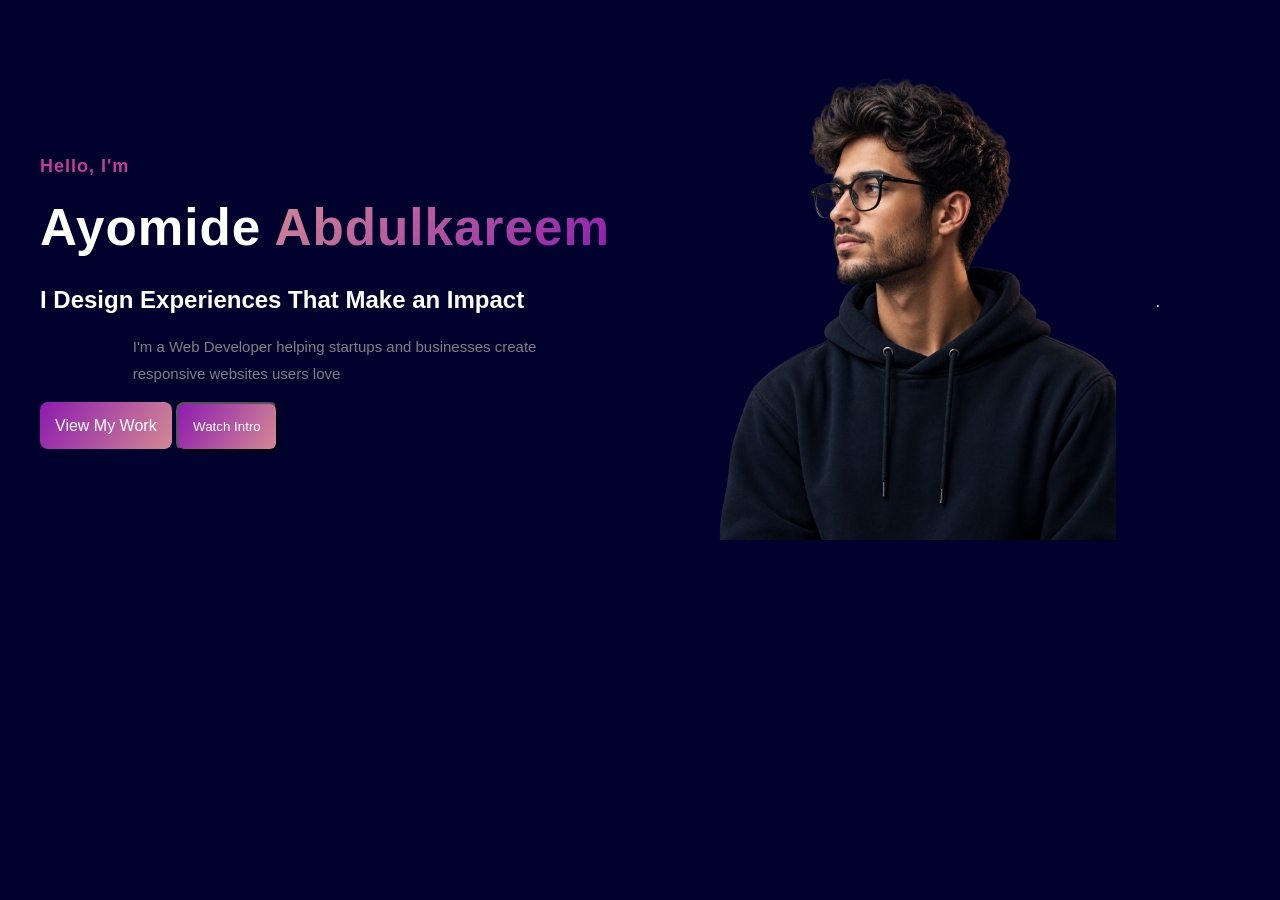
<file: practice website 1/ayomide.html>
<!DOCTYPE html>
<html lang="en">
<head>
    <meta charset="UTF-8">
    <meta name="viewport" content="width=device-width, initial-scale=1.0">
    <title>Practice 1</title>
    <link rel="stylesheet" href="ayomide.css">
</head>
<body>
    <header >

    </header>

    <section class="hero">
        <div class="header-text">
            <p class="intro">Hello, I'm</p>
        <h1>Ayomide <span>Abdulkareem</span></h1>
        <h2>I Design Experiences That Make an Impact</h2>
        <p class="description">I'm a Web Developer helping startups and
            businesses create responsive websites users love
        </p>

        <a href="#" class="button">View My Work</a>
        <button class="button" onclick="playIntro()" id="intro">Watch Intro</button>
        </div>

        <div class="header-image">
            <div class="circle"></div>
            <img src="./images/boyimage.png" alt="boy">
        </div>

        .
    </section>
</body>
</html>
</file>
<file: practice website 1/style.css>
* {
    margin: 0;
    padding: 0;
    box-sizing: border-box;
}

body {
    background-color: #0b0d20;
    color: white;
    font-family: Arial, Helvetica, sans-serif;
}

.hero {
    padding: 50px 20px;
    text-align: center;
    display: flex;
    flex-direction: column;
    align-items: center;
    gap: 40px;
    margin: auto;
    background-color: #101331;
}

.header {
    text-align: center;
    width: 100%;
}

.intro {
    color: #d946ef;
    margin: 15px;
    letter-spacing: 2px;
}

.header h1 {
    font-size: clamp(32px, 8vw, 48px);
    line-height: 1.15;
    margin-bottom: 20px;
    overflow-wrap: anywhere;
}
.header h1 span {
    background: linear-gradient(90deg, #ec4899, #4f46e5);
    -webkit-background-clip: text;
    color: transparent;
}

.header h2 {
    font-size: 22px;
    line-height: 1.4;
    margin-bottom: 15px;
}



.description {
    color: #b7b9cc;
    font-size: 15px;
    line-height: 1.8;
    max-width: 450px;
    margin: 0 auto 25px;
}

.button {
    display: inline-block;
    padding: 14px 24px;
    background: linear-gradient(90deg, #ec4899, #4f46e5);
    color: white;
    text-decoration: none;
    border-radius: 8px;
    border: none;
    font-size: 15px;
    margin: 10px;
    width: 150px;
}

.hero .button:hover {
    background-color: blue;
    cursor: pointer;
}

.hero-image {
    position: relative;
    display: flex;
    justify-content: center;
    align-items: center;
    width: 100%;
    max-width: 400px;
}

.hero img {
    position: relative;
    z-index: 2;
    display: block;
    width: 100%;
    height: auto;
    object-fit: contain;
}

.hero .circle {
    position: absolute;
    z-index: 1;
    width: 75%;
    aspect-ratio: 1;
    border-radius: 50%;
    background: linear-gradient(135deg,  #4f4685, #ec4899);
}

@media (min-width: 768px) {
    .hero {
        flex-direction: row;
        justify-content: space-between;
        align-items: center;
        gap: 30px;
        padding: 60px 30px 0 30px;
        width: 100%;        
    }

    .header {
        flex: 1;
        text-align: left;
        min-width: 0;
    }
    .header h1 {
        flex: 1;
        font-size: clamp(36px, 4vw, 56px);
    }

    .header h2 {
        font-size: 26px;
    }

    .description {
        margin-left: 0;
        margin-right: 0;
    }

    .hero-image {
        flex: 1;
        min-width: 0;
        max-width: 450px;
    }
}

@media (min-width: 1200px) {
    .hero {
        padding: 80px 40px;
        gap: 50px;
    }

    .header h1 {
        font-size: 60px;
    }

    .header h2 {
        font-size: 30px;
    }

    .hero-image {
        min-width: 500px;
    }
}

.below {
    padding: 0 50px;
    text-align: center;
    background-color: #101331;
    padding-bottom: 30px;
    width: 100%;
}

.below h2 {
    margin-bottom: 30px;
}
.below .clients {
    display: flex;
    justify-content: space-between;
    width: 100%;
    flex-wrap: wrap;
    gap: 10px;
}

.below .client {
    display: flex;
    justify-content: center;
    align-items: center;
    gap: 5px;
    flex-grow: 1;
}

@media (min-width: 768px) {

    .below {
        padding-top: 30px;
    }
    .below .clients {
        justify-content: flex-start;
        gap: 30px;
    }
}

.services {
    padding: 50px 20px;
}

.services h2 {
    margin-bottom: 40px;
}

.services .container {
    display: grid;
    place-items: center;
    grid-template-columns: repeat(auto-fit, minmax(250px, 1fr));
    grid-auto-rows: 250px;
    gap: 20px;
    width: 100%;
}

.services .card {
    background-color: #0e1233;
    display: flex;
    flex-direction: column;
    align-items: center;
    text-align: center;
    padding: 20px 30px;
    border-radius: 20px;
    width: 250px;
    height: 100%;
    box-shadow: 0 0 20px rgba(0, 0, 0, 0.7);
}

.services .image {
    margin-bottom: 10px;
}

.services h3 {
    margin-bottom: 10px;
}

.services p {
    font-size: 16px;
    margin-bottom: 20px;
    line-height: 1.2;
}

.services a {
    text-decoration: none;
    font-weight: bold;
}

.work {
    padding: 50px 20px;
}

.work .heading {
    display: flex;
    align-items: center;
    justify-content: space-between;
    margin-bottom: 20px;
}

.work .viewmore {
    border: 1px solid #cea5d4;
    padding: 5px;
    border-radius: 5px;
}

.work .container {
    display: grid;
    place-items: center;
    grid-template-columns: repeat(auto-fit, minmax(250px, 1fr));
    width: 100%;
    gap: 20px;
}

.work .card {
    height: auto;
}

.work .card-image {
    width: 250px;
    border-radius: 30px;
    overflow: hidden;
    height: 250px;
    margin-bottom: 5px;
}

.work img {
    object-fit: cover;
    width: 100%;
    height: 100%;
}

.work h4 {
    border: 1px solid #d946ef;
    border-radius: 5px;
    padding: 5px;
    display: inline-block;
    font-size: 14px;
    color: #cea5d4;
    margin-bottom: 10px;
}

.completed {
    padding: 50px 20px;
}

.completed .container {
    background: linear-gradient(40deg, rgb(221, 168, 177), rgb(143, 41, 173));
    padding: 20px;
    border-radius: 10px;
    width: 100%;
    display: grid;
    grid-template-columns: repeat(auto-fit, minmax(100px, 1fr));
    gap: 15px;
    grid-auto-flow: dense;
    border: 2px solid #072741;
    overflow: hidden;
}

.completed .card {
    width: 100%;
    display: flex;
    align-items: center;
    gap: 20px;
}


.frequently-asked {
    background-color: #243f64;
    padding: 40px;
}

.frequently-asked h2 {
    text-align: center;
    margin-bottom: 30px;
    color: white;
}

.faq-item {
    background: #111A35;
    border: 1px solid #243152;
    border-radius: 8px;
    margin-bottom: 12px;
    box-shadow: 0 2px 8px rgba(0, 0, 30, 0.7);
}


/* to hide checkbox */
.faq-item input {
    display: none;
}

.faq-item label {
    display: block;
    padding: 10px 24px;
    font-weight: bold;
    position: relative;
    user-select: none;
    cursor: pointer;
    transition: background-color 0.3s ease;
}

.faq-item label:hover {
    background-color: #584e4e;
}

.faq-item label::after {
    content: "+";
    position: absolute;
    right: 24px;
    font-size: 22px;
    transition: transform 0.3s;
}

.faq-answer {
    max-height: 0;
    padding: 0 24px;
    overflow: hidden;
    color: white;
    line-height: 1.5;
    transition: max-height 0.3s ease, padding 0.3s ease;
    border-radius: 8px;
}

.faq-item input:checked + label::after {
    content: "-";
    transform: rotate(180deg);
}

.faq-item input:checked ~ .faq-answer {
    max-height: 300px;
    padding: 15px 24px 24px 24px;

}

footer {
    border: 2px solid rgb(61, 11, 63);
    display: grid;
    grid-template-rows: repeat(auto-fit, minmax(100px, 1fr));
    grid-auto-flow: dense;
    width: 100%;
}

footer .together {
    padding: 30px 30px;
    background: linear-gradient(120deg, purple, pink);
    width: 100%;
    display: flex;
    flex-direction: column;
    align-items: flex-start;
    justify-content: center;
    gap: 10px;
}

@media (min-width: 700px) {
    footer {
    display: flex;
    flex-wrap: wrap;
    gap: 10px;
    }

    footer .card {
        width: auto;
        flex-grow: 1;
    }
}


footer form {
    display: grid;
    grid-template-columns: 1fr 1fr;
    gap: 5px;
    padding: 20px;
    width: 100%;
}

footer input,
textarea {
    background-color: #091c2b;
    font-size: 16px;
    border: none;
    color: white;
    border-radius: 10px;
    padding: 10px;
    width: 100%;
}


footer input::placeholder {
    color: white;
}
#name {
    grid-column: 1/2;
}

#message {
    grid-column: span 2;
}

.footerbutton {
    text-align: center;
    padding: 8px;
    border: none;
    border-radius: 10px;
    background-color: #213b17;
    color: white;
    transition: all 0.3s;
    width: 100%;
}

.footerbutton:hover {
    background-color: #70a85a;
    cursor: pointer;
}


footer .container {
    padding: 20px;
    display: flex;
    flex-direction: column;
}


footer > .container > .group {
    display: flex;
    gap: 20px;
    margin-bottom: 30px;
}
</file>
<file: practice website 1/ayomide.css>
* {
    margin: 0;
    padding: 0;
    box-sizing: border-box;
}

body {
    background-color: rgb(1, 1, 46);
    color: white;
    font-family: Arial, Helvetica, sans-serif;
}

.hero {
    padding: 40px 30px;
    display: flex;
    flex-direction: column;
    gap: 40px;
    justify-content: space-between;
    align-items: center;
}

.header-text {
    text-align: center;
    overflow-wrap: anywhere;
    width: 100%;
    line-height: 1.5;
}

.header-text .intro {
    color: rgb(197, 59, 151);
    font-size: 18px;
    font-weight: bold;
    margin-bottom: 10px;
    letter-spacing: 1px;
}

.header-text h1 {
    margin-bottom: 15px;
    letter-spacing: 1px;
    font-size: clamp(32px, 8vw, 48px);
}

.header-text span {
    background: linear-gradient(320deg,  rgb(141, 28, 175), rgb(211, 136, 148));
    -webkit-background-clip: text;
    color: transparent;
}

.header-text h2 {
    margin-bottom: 15px;
}

.header-text .description {
    color: grey;
    font-size: 15px;
    line-height: 1.8;
    max-width: 450px;
    margin: 0 auto 25px;
    margin-bottom: 15px;
}

.button {
    background: linear-gradient(120deg,  rgb(141, 28, 175), rgb(211, 136, 148));
    padding: 15px;
    color: white;
    text-decoration: none;
    border-radius: 8px;
}

.hero .header-image {
    width: 100%;
    max-width: 400px;
}

.hero img {
    object-fit: contain;
    height: auto;
    width: 100%;
}

@media (min-width: 780px) {
    .hero {
        flex-direction: row;
        padding: 60px 40px;
        max-width: 1200px;
    }

    .header-text{
        text-align: left;
        flex: 1;
        min-width: 0;
    }

    .header-text h1 {
        font-size: clamp(36px, 4vw, 56px);
    }
}
</file>
